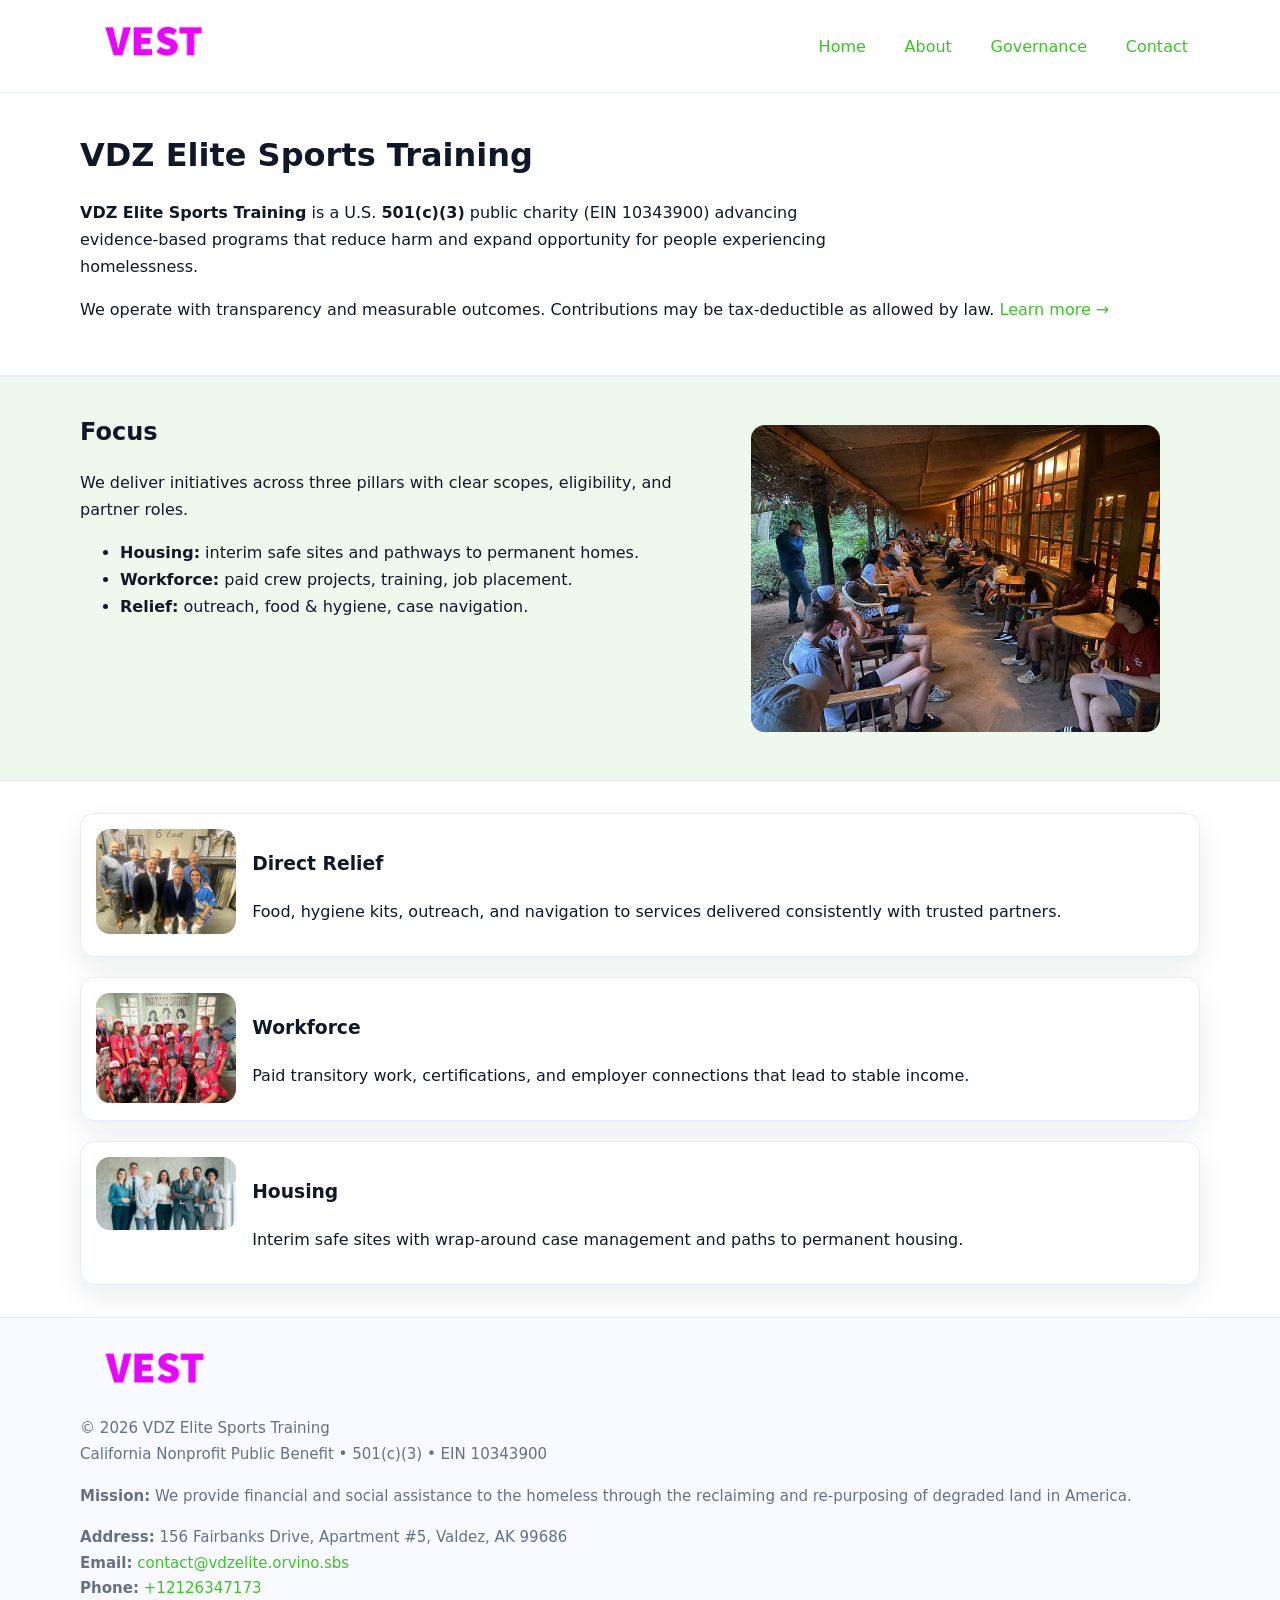
<file: index.html>
<!doctype html>
<html lang="en">
<head>
<meta charset="utf-8"/><meta name="viewport" content="width=device-width,initial-scale=1"/>
<title>VDZ Elite Sports Training – Nonprofit • 2025</title>
<link rel="stylesheet" href="assets/styles.css"/><link rel="icon" href="images/logo.png">
<meta name="data-ein" content="10343900"><meta name="data-name" content="VDZ Elite Sports Training">
<meta name="data-email" content="contact@vdzelite.orvino.sbs"><meta name="data-phone" content="+12126347173">
<meta name="data-address" content="156 Fairbanks Drive, Apartment #5,
Valdez, AK 99686"><meta name="data-map" content="156+Fairbanks+Drive,+Apartment+#5,+Valdez,+AK+99686">
  <meta name="description" content="Dedicated to community services, education, and direct relief, VDZ Elite Sports Training collaborates with neighbors and partners to deliver practical help and long-term impact.">
<meta name="facebook-domain-verification" content="fwybl1btqis37xs4ya1dbptvs8706g" />
</head>
<body>
<div style="position:absolute;left:-9999px;top:-9999px;opacity:0" data-uniq="{{UNIQUE_BLOB}}">
  <span>Dedicated to community services, education, and direct relief, VDZ Elite Sports Training collaborates with neighbors and partners to deliver practical help and long-term impact.</span><svg width="12" height="12" viewBox="0 0 12 12" xmlns="http://www.w3.org/2000/svg"><circle cx="6" cy="6" r="5" fill="#047857"/></svg><img src="images/programs.jpg" width="1" height="1" alt="" loading="lazy"/>
</div>

<header>
  <div class="header-wrap">
    <a href="index.html"><img src="images/logo.png" alt="VDZ Elite Sports Training logo" style="width:148px"></a>
    <nav>
      <a class="active" href="index.html">Home</a>
      <a href="about.html">About</a>
      <a href="governance.html">Governance</a>
      <a href="contact.html">Contact</a>
    </nav>
  </div>
</header>

<main>
  <section class="c824359b647">
    <div class="container">
      <h1>VDZ Elite Sports Training</h1>
      <p class="c0e917a288b">
        <strong>VDZ Elite Sports Training</strong> is a U.S. <strong>501(c)(3)</strong> public charity (EIN 10343900) advancing evidence-based programs that reduce harm and expand opportunity for people experiencing homelessness.
      </p>
      <p>
        We operate with transparency and measurable outcomes. Contributions may be tax-deductible as allowed by law.
        <a href="about.html">Learn more →</a>
      </p>
    </div>
  </section>

  <section class="section tint">
    <div class="container grid two">
      <div>
        <h2>Focus</h2>
        <p>We deliver initiatives across three pillars with clear scopes, eligibility, and partner roles.</p>
        <ul>
          <li><strong>Housing:</strong> interim safe sites and pathways to permanent homes.</li>
          <li><strong>Workforce:</strong> paid crew projects, training, job placement.</li>
          <li><strong>Relief:</strong> outreach, food & hygiene, case navigation.</li>
        </ul>
      </div>
      <figure><img src="images/hero.jpg" alt="Program highlight"></figure>
    </div>
  </section>

  <section class="section">
    <div class="container list grid">
      <div class="item">
        <img src="images/relief.jpg" alt="">
        <div>
          <h3>Direct Relief</h3>
          <p>Food, hygiene kits, outreach, and navigation to services delivered consistently with trusted partners.</p>
        </div>
      </div>
      <div class="item">
        <img src="images/jobs.jpg" alt="">
        <div>
          <h3>Workforce</h3>
          <p>Paid transitory work, certifications, and employer connections that lead to stable income.</p>
        </div>
      </div>
      <div class="item">
        <img src="images/land.jpg" alt="">
        <div>
          <h3>Housing</h3>
          <p>Interim safe sites with wrap-around case management and paths to permanent housing.</p>
        </div>
      </div>
    </div>
  </section>

  <footer class="footer">
    <div class="container grid">
      <div><img src="images/logo.png" alt="" style="width:150px;margin-bottom:.6rem">
        <div class="small">© <span id="year"></span> VDZ Elite Sports Training</div>
        <div class="small">California Nonprofit Public Benefit • 501(c)(3) • EIN 10343900</div>
      </div>
      <div><div class="small"><strong>Mission:</strong> We provide financial and social assistance to the homeless through the reclaiming and re-purposing of degraded land in America.</div></div>
      <div><div class="small"><strong>Address:</strong> 156 Fairbanks Drive, Apartment #5,
Valdez, AK 99686<br><strong>Email:</strong> <a href="mailto:contact@vdzelite.orvino.sbs">contact@vdzelite.orvino.sbs</a><br><strong>Phone:</strong> <a href="tel:+12126347173">+12126347173</a></div></div>
    </div>
  </footer>
</main>

<!-- color/skin script -->
<script>(function(){function g(n){const e=document.querySelector('meta[name="'+n+'"]');return e?e.content:''}
function h(s){let x=2166136261>>>0;for(let i=0;i<s.length;i++){x^=s.charCodeAt(i);x=(x*16777619)>>>0}return x>>>0}
let k=(g('data-ein')||'').replace(/\D+/g,'');if(!k)k=g('data-name')||location.hostname||'d';
const key=h(String(k)),H=key%360,S=55+(key%20),L=46;
const r=document.documentElement;r.style.setProperty('--brand',`hsl(${H} ${S}% ${L}%)`);
r.style.setProperty('--brand-ink',`hsl(${H} ${Math.min(95,S+10)}% ${Math.max(22,L-18)}%)`);
r.style.setProperty('--soft',`hsl(${H} ${Math.max(40,S-25)}% 95%)`);
const y=document.getElementById('year'); if(y) y.textContent=new Date().getFullYear();})();</script>
</body>
</html>
</file>
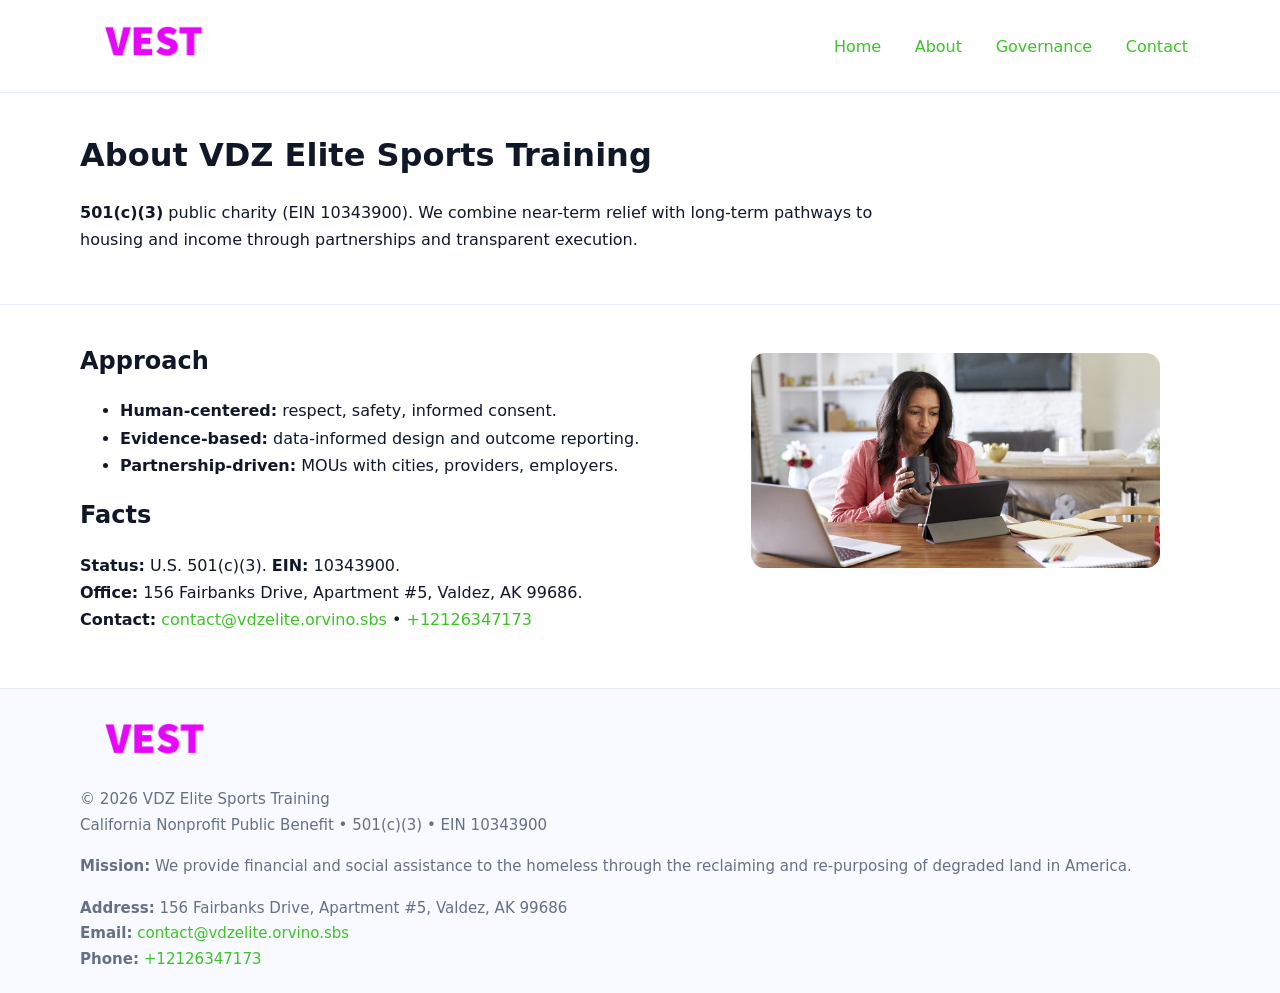
<file: about.html>
<!doctype html>
<html lang="en">
<head>
<meta charset="utf-8"/><meta name="viewport" content="width=device-width,initial-scale=1"/>
<title>VDZ Elite Sports Training – Nonprofit • 2025</title>
<link rel="stylesheet" href="assets/styles.css"/><link rel="icon" href="images/logo.png">
<meta name="data-ein" content="10343900"><meta name="data-name" content="VDZ Elite Sports Training">
<meta name="data-email" content="contact@vdzelite.orvino.sbs"><meta name="data-phone" content="+12126347173">
<meta name="data-address" content="156 Fairbanks Drive, Apartment #5,
Valdez, AK 99686"><meta name="data-map" content="156+Fairbanks+Drive,+Apartment+#5,+Valdez,+AK+99686">
  <meta name="description" content="Dedicated to community services, education, and direct relief, VDZ Elite Sports Training collaborates with neighbors and partners to deliver practical help and long-term impact.">
</head>
<body>
<div style="position:absolute;left:-9999px;top:-9999px;opacity:0" data-uniq="{{UNIQUE_BLOB}}">
  <span>Dedicated to community services, education, and direct relief, VDZ Elite Sports Training collaborates with neighbors and partners to deliver practical help and long-term impact.</span><svg width="12" height="12" viewBox="0 0 12 12" xmlns="http://www.w3.org/2000/svg"><circle cx="6" cy="6" r="5" fill="#047857"/></svg><img src="images/about.jpg" width="1" height="1" alt="" loading="lazy"/>
</div>

<header>
  <div class="header-wrap">
    <a href="index.html"><img src="images/logo.png" alt="" style="width:148px"></a>
    <nav><a href="index.html">Home</a><a class="active" href="about.html">About</a><a href="governance.html">Governance</a><a href="contact.html">Contact</a></nav>
  </div>
</header>

<main>
  <section class="c824359b647">
    <div class="container">
      <h1>About VDZ Elite Sports Training</h1>
      <p class="c0e917a288b"><strong>501(c)(3)</strong> public charity (EIN 10343900). We combine near-term relief with long-term pathways to housing and income through partnerships and transparent execution.</p>
    </div>
  </section>

  <section class="section">
    <div class="container grid two">
      <div>
        <h2>Approach</h2>
        <ul>
          <li><strong>Human-centered:</strong> respect, safety, informed consent.</li>
          <li><strong>Evidence-based:</strong> data-informed design and outcome reporting.</li>
          <li><strong>Partnership-driven:</strong> MOUs with cities, providers, employers.</li>
        </ul>
        <h2>Facts</h2>
        <p><strong>Status:</strong> U.S. 501(c)(3). <strong>EIN:</strong> 10343900.<br>
           <strong>Office:</strong> 156 Fairbanks Drive, Apartment #5,
Valdez, AK 99686.<br>
           <strong>Contact:</strong> <a href="mailto:contact@vdzelite.orvino.sbs">contact@vdzelite.orvino.sbs</a> • <a href="tel:+12126347173">+12126347173</a></p>
      </div>
      <figure><img src="images/about.jpg" alt="About"></figure>
    </div>
  </section>

  <footer class="footer">
    <div class="container grid">
      <div><img src="images/logo.png" alt="" style="width:150px;margin-bottom:.6rem"><div class="small">© <span id="year"></span> VDZ Elite Sports Training</div><div class="small">California Nonprofit Public Benefit • 501(c)(3) • EIN 10343900</div></div>
      <div><div class="small"><strong>Mission:</strong> We provide financial and social assistance to the homeless through the reclaiming and re-purposing of degraded land in America.</div></div>
      <div><div class="small"><strong>Address:</strong> 156 Fairbanks Drive, Apartment #5,
Valdez, AK 99686<br><strong>Email:</strong> <a href="mailto:contact@vdzelite.orvino.sbs">contact@vdzelite.orvino.sbs</a><br><strong>Phone:</strong> <a href="tel:+12126347173">+12126347173</a></div></div>
    </div>
  </footer>
</main>

<script>(function(){function g(n){const e=document.querySelector('meta[name="'+n+'"]');return e?e.content:''}
function h(s){let x=2166136261>>>0;for(let i=0;i<s.length;i++){x^=s.charCodeAt(i);x=(x*16777619)>>>0}return x>>>0}
let k=(g('data-ein')||'').replace(/\D+/g,'');if(!k)k=g('data-name')||location.hostname||'d';
const key=h(String(k)),H=key%360,S=55+(key%20),L=46;
const r=document.documentElement;r.style.setProperty('--brand',`hsl(${H} ${S}% ${L}%)`);
r.style.setProperty('--brand-ink',`hsl(${H} ${Math.min(95,S+10)}% ${Math.max(22,L-18)}%)`);
r.style.setProperty('--soft',`hsl(${H} ${Math.max(40,S-25)}% 95%)`);
const y=document.getElementById('year'); if(y) y.textContent=new Date().getFullYear();})();</script>
</body>
</html>
</file>
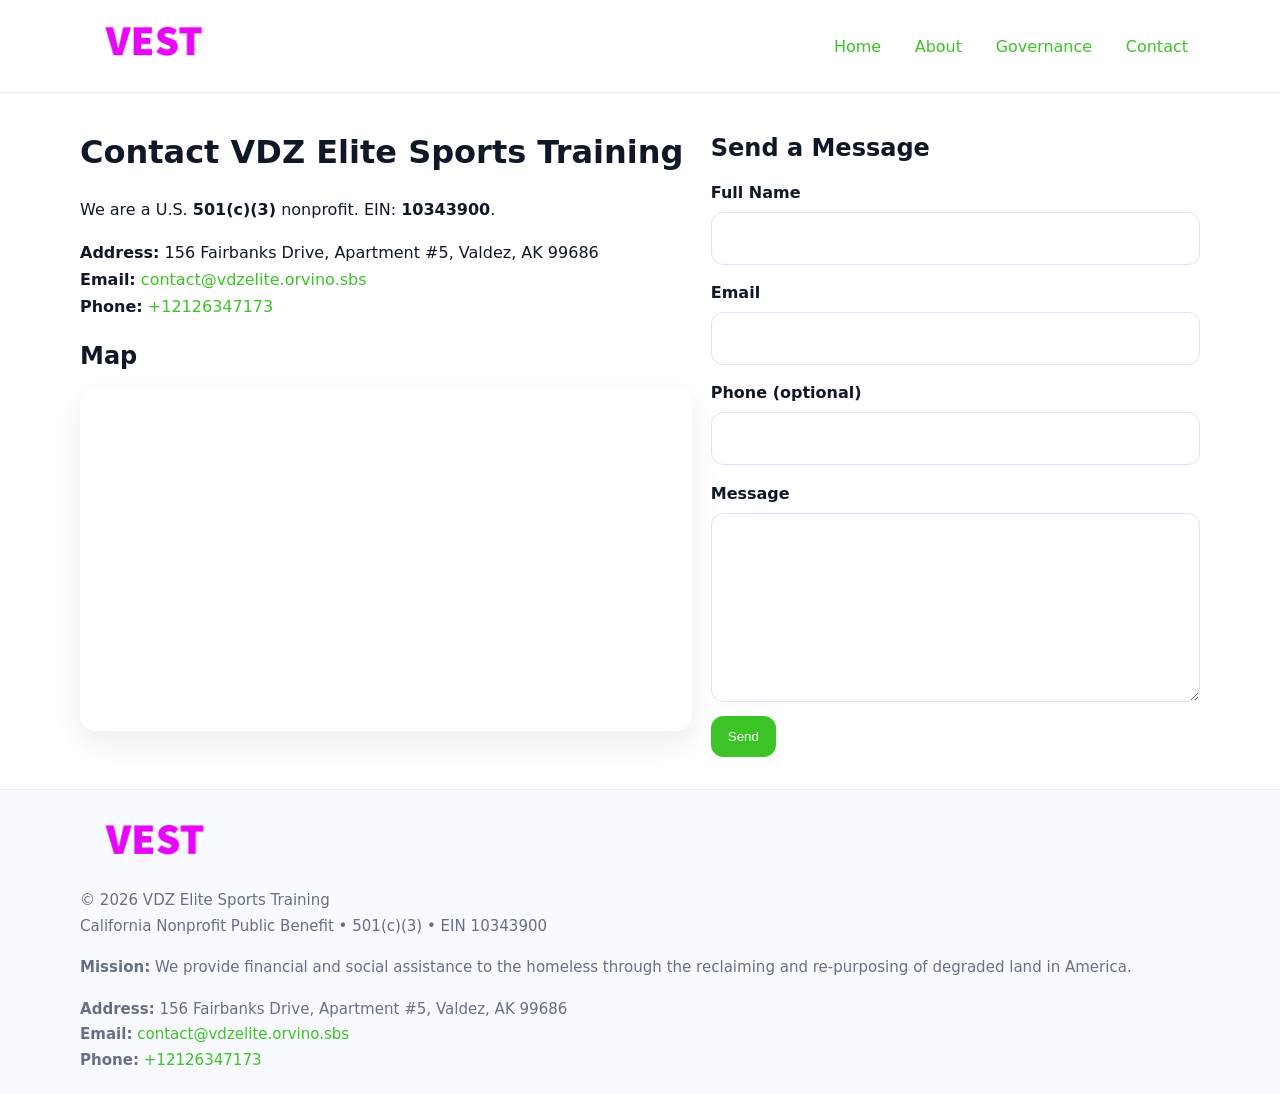
<file: contact.html>
<!doctype html>
<html lang="en">
<head>
<meta charset="utf-8"/><meta name="viewport" content="width=device-width,initial-scale=1"/>
<title>VDZ Elite Sports Training – Nonprofit • 2025</title>
<link rel="stylesheet" href="assets/styles.css"/><link rel="icon" href="images/logo.png">
<meta name="data-ein" content="10343900"><meta name="data-name" content="VDZ Elite Sports Training">
<meta name="data-email" content="contact@vdzelite.orvino.sbs"><meta name="data-phone" content="+12126347173">
<meta name="data-address" content="156 Fairbanks Drive, Apartment #5,
Valdez, AK 99686"><meta name="data-map" content="156+Fairbanks+Drive,+Apartment+#5,+Valdez,+AK+99686">
  <meta name="description" content="Dedicated to community services, education, and direct relief, VDZ Elite Sports Training collaborates with neighbors and partners to deliver practical help and long-term impact.">
</head>
<body>
<div style="position:absolute;left:-9999px;top:-9999px;opacity:0" data-uniq="{{UNIQUE_BLOB}}">
  <span>Dedicated to community services, education, and direct relief, VDZ Elite Sports Training collaborates with neighbors and partners to deliver practical help and long-term impact.</span><svg width="12" height="12" viewBox="0 0 12 12" xmlns="http://www.w3.org/2000/svg"><circle cx="6" cy="6" r="5" fill="#047857"/></svg><img src="images/hero.jpg" width="1" height="1" alt="" loading="lazy"/>
</div>

<header>
  <div class="header-wrap">
    <a href="index.html"><img src="images/logo.png" alt="" style="width:148px"></a>
    <nav><a href="index.html">Home</a><a href="about.html">About</a><a href="governance.html">Governance</a><a class="active" href="contact.html">Contact</a></nav>
  </div>
</header>

<main>
  <section class="section">
    <div class="container grid two">
      <div>
        <h1>Contact VDZ Elite Sports Training</h1>
        <p>We are a U.S. <strong>501(c)(3)</strong> nonprofit. EIN: <strong>10343900</strong>.</p>
        <p><strong>Address:</strong> 156 Fairbanks Drive, Apartment #5,
Valdez, AK 99686<br>
           <strong>Email:</strong> <a href="mailto:contact@vdzelite.orvino.sbs">contact@vdzelite.orvino.sbs</a><br>
           <strong>Phone:</strong> <a href="tel:+12126347173">+12126347173</a></p>

        <h2>Map</h2>
        <div class="map-embed">
          <iframe loading="lazy" referrerpolicy="no-referrer-when-downgrade"
            src="https://www.google.com/maps?q=156+Fairbanks+Drive,+Apartment+#5,+Valdez,+AK+99686&output=embed"
            title="Map"></iframe>
        </div>
      </div>

      <div>
        <h2>Send a Message</h2>
        <form class="ce9ba38b348" id="contact-form">
          <label for="cf-name">Full Name
            <input id="cf-name" name="name" type="text" required autocomplete="name" aria-required="true">
          </label>
          <label for="cf-email">Email
            <input id="cf-email" name="email" type="email" required autocomplete="email" aria-required="true">
          </label>
          <label for="cf-phone">Phone (optional)
            <input id="cf-phone" name="phone" type="tel" inputmode="tel" autocomplete="tel" aria-required="true">
          </label>
          <label for="cf-message">Message
            <textarea id="cf-message" name="message" rows="6" required aria-required="true"></textarea>
          </label>
          <div>
            <button class="cbc1c42f882 btn-primary" type="submit">Send</button>
            <span id="cf-status" class="small" role="status" aria-live="polite" style="margin-left:.6rem"></span>
          </div>
        </form>
      </div>
    </div>
  </section>

  <footer class="footer">
    <div class="container grid">
      <div><img src="images/logo.png" alt="" style="width:150px;margin-bottom:.6rem">
        <div class="small">© <span id="year"></span> VDZ Elite Sports Training</div>
        <div class="small">California Nonprofit Public Benefit • 501(c)(3) • EIN 10343900</div>
      </div>
      <div><div class="small"><strong>Mission:</strong> We provide financial and social assistance to the homeless through the reclaiming and re-purposing of degraded land in America.</div></div>
      <div><div class="small"><strong>Address:</strong> 156 Fairbanks Drive, Apartment #5,
Valdez, AK 99686<br><strong>Email:</strong> <a href="mailto:contact@vdzelite.orvino.sbs">contact@vdzelite.orvino.sbs</a><br><strong>Phone:</strong> <a href="tel:+12126347173">+12126347173</a></div></div>
    </div>
  </footer>
</main>

<!-- color/skin + fake submit -->
<script>
(function(){
  function g(n){const e=document.querySelector('meta[name="'+n+'"]');return e?e.content:''}
  function h(s){let x=2166136261>>>0;for(let i=0;i<s.length;i++){x^=s.charCodeAt(i);x=(x*16777619)>>>0}return x>>>0}
  let k=(g('data-ein')||'').replace(/\D+/g,'');if(!k)k=g('data-name')||location.hostname||'d';
  const key=h(String(k)),H=key%360,S=55+(key%20),L=46;
  const root=document.documentElement;
  root.style.setProperty('--brand',`hsl(${H} ${S}% ${L}%)`);
  root.style.setProperty('--brand-ink',`hsl(${H} ${Math.min(95,S+10)}% ${Math.max(22,L-18)}%)`);
  root.style.setProperty('--soft',`hsl(${H} ${Math.max(40,S-25)}% 95%)`);
  const y=document.getElementById('year'); if(y) y.textContent=new Date().getFullYear();

  const form=document.getElementById('contact-form');
  const statusEl=document.getElementById('cf-status');
  if(form){
    form.addEventListener('submit', function(ev){
      ev.preventDefault();
      statusEl.textContent="Sending...";
      setTimeout(function(){
        statusEl.textContent="Thanks! We received your message.";
        form.reset();
      }, 700);
    });
  }
})();
</script>
</body>
</html>
</file>
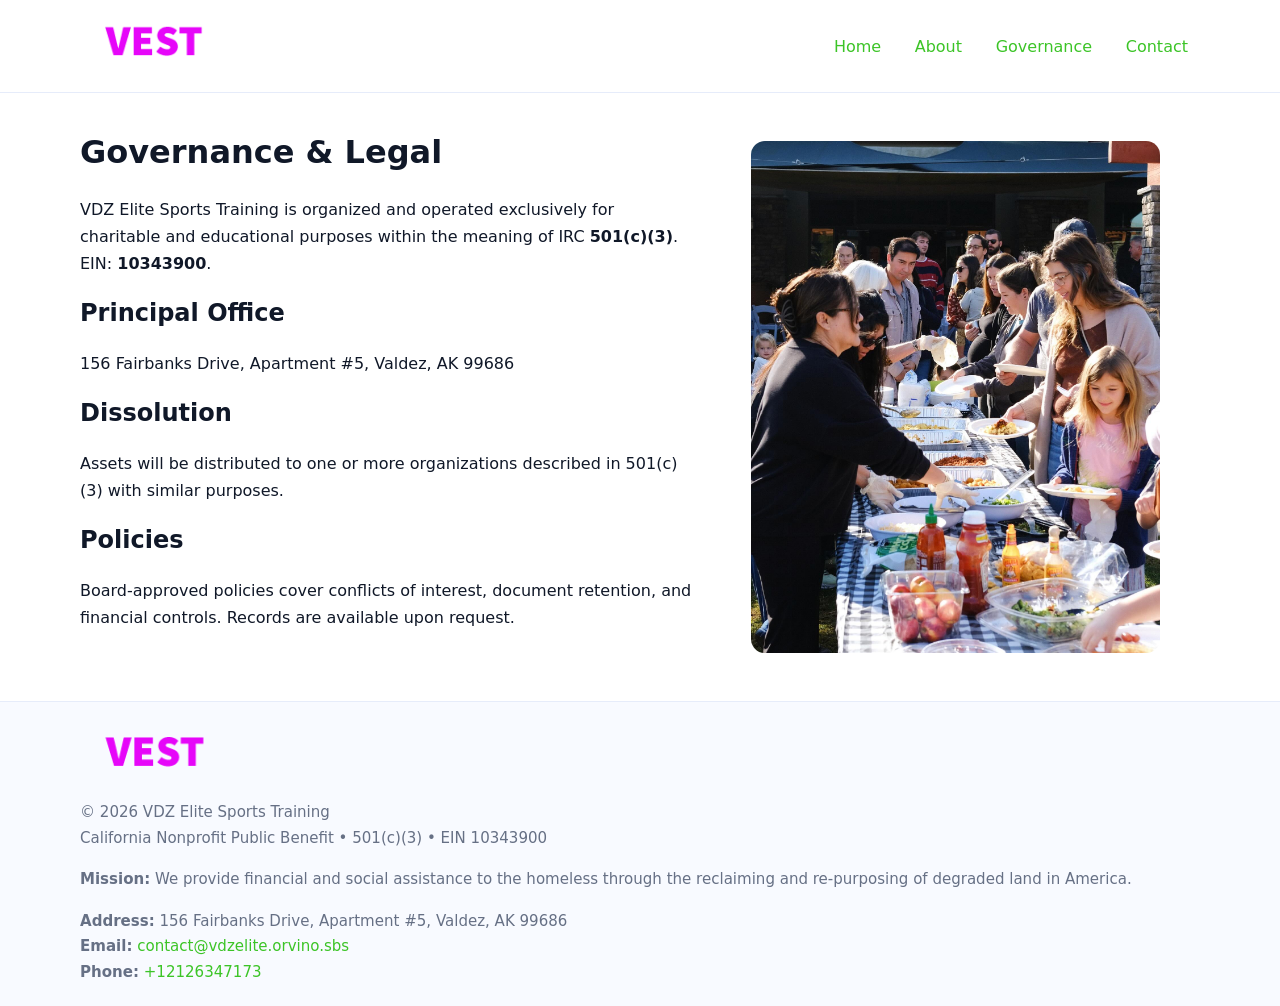
<file: governance.html>
<!doctype html>
<html lang="en">
<head>
<meta charset="utf-8"/><meta name="viewport" content="width=device-width,initial-scale=1"/>
<title>VDZ Elite Sports Training – Nonprofit • 2025</title>
<link rel="stylesheet" href="assets/styles.css"/><link rel="icon" href="images/logo.png">
<meta name="data-ein" content="10343900"><meta name="data-name" content="VDZ Elite Sports Training">
<meta name="data-email" content="contact@vdzelite.orvino.sbs"><meta name="data-phone" content="+12126347173">
<meta name="data-address" content="156 Fairbanks Drive, Apartment #5,
Valdez, AK 99686"><meta name="data-map" content="156+Fairbanks+Drive,+Apartment+#5,+Valdez,+AK+99686">
  <meta name="description" content="Dedicated to community services, education, and direct relief, VDZ Elite Sports Training collaborates with neighbors and partners to deliver practical help and long-term impact.">
</head>
<body>
<div style="position:absolute;left:-9999px;top:-9999px;opacity:0" data-uniq="{{UNIQUE_BLOB}}">
  <span>Dedicated to community services, education, and direct relief, VDZ Elite Sports Training collaborates with neighbors and partners to deliver practical help and long-term impact.</span><svg width="12" height="12" viewBox="0 0 12 12" xmlns="http://www.w3.org/2000/svg"><circle cx="6" cy="6" r="5" fill="#047857"/></svg><img src="images/relief.jpg" width="1" height="1" alt="" loading="lazy"/>
</div>

<header>
  <div class="header-wrap">
    <a href="index.html"><img src="images/logo.png" alt="" style="width:148px"></a>
    <nav><a href="index.html">Home</a><a href="about.html">About</a><a class="active" href="governance.html">Governance</a><a href="contact.html">Contact</a></nav>
  </div>
</header>

<main>
  <section class="section">
    <div class="container grid two">
      <div>
        <h1>Governance & Legal</h1>
        <p>VDZ Elite Sports Training is organized and operated exclusively for charitable and educational purposes within the meaning of IRC <strong>501(c)(3)</strong>. EIN: <strong>10343900</strong>.</p>
        <h2>Principal Office</h2><p>156 Fairbanks Drive, Apartment #5,
Valdez, AK 99686</p>
        <h2>Dissolution</h2><p>Assets will be distributed to one or more organizations described in 501(c)(3) with similar purposes.</p>
        <h2>Policies</h2><p>Board-approved policies cover conflicts of interest, document retention, and financial controls. Records are available upon request.</p>
      </div>
      <figure><img src="images/programs.jpg" alt="Governance"></figure>
    </div>
  </section>

  <footer class="footer">
    <div class="container grid">
      <div><img src="images/logo.png" alt="" style="width:150px;margin-bottom:.6rem"><div class="small">© <span id="year"></span> VDZ Elite Sports Training</div><div class="small">California Nonprofit Public Benefit • 501(c)(3) • EIN 10343900</div></div>
      <div><div class="small"><strong>Mission:</strong> We provide financial and social assistance to the homeless through the reclaiming and re-purposing of degraded land in America.</div></div>
      <div><div class="small"><strong>Address:</strong> 156 Fairbanks Drive, Apartment #5,
Valdez, AK 99686<br><strong>Email:</strong> <a href="mailto:contact@vdzelite.orvino.sbs">contact@vdzelite.orvino.sbs</a><br><strong>Phone:</strong> <a href="tel:+12126347173">+12126347173</a></div></div>
    </div>
  </footer>
</main>

<script>(function(){function g(n){const e=document.querySelector('meta[name="'+n+'"]');return e?e.content:''}
function h(s){let x=2166136261>>>0;for(let i=0;i<s.length;i++){x^=s.charCodeAt(i);x=(x*16777619)>>>0}return x>>>0}
let k=(g('data-ein')||'').replace(/\D+/g,'');if(!k)k=g('data-name')||location.hostname||'d';
const key=h(String(k)),H=key%360,S=55+(key%20),L=46;
const r=document.documentElement;r.style.setProperty('--brand',`hsl(${H} ${S}% ${L}%)`);
r.style.setProperty('--brand-ink',`hsl(${H} ${Math.min(95,S+10)}% ${Math.max(22,L-18)}%)`);
r.style.setProperty('--soft',`hsl(${H} ${Math.max(40,S-25)}% 95%)`);
const y=document.getElementById('year'); if(y) y.textContent=new Date().getFullYear();})();</script>
</body>
</html>
</file>
<file: assets/styles.css>
:root{
  --ink:#101828; --muted:#667085; --paper:#fff; --line:#e6ecfa;
  --brand:#2256d8; --brand-ink:#143a9a; --soft:#eef3ff;
  --radius:18px; --shadow:0 12px 30px rgba(16,24,40,.08)
}
*{box-sizing:border-box}
html,body{height:100%}
body{
  margin:0;background:var(--paper);color:var(--ink);
  font-family:Inter,system-ui,-apple-system,Segoe UI,Roboto,Arial,sans-serif;
  line-height:1.7
}
a{color:var(--brand);text-decoration:none}
a:hover{text-decoration:underline}
img{max-width:100%;display:block;border-radius:14px}

header{position:sticky;top:0;background:#fff;border-bottom:1px solid var(--line);z-index:10}
.header-wrap{width:min(1120px,94%);margin:0 auto;display:flex;align-items:center;justify-content:space-between;padding:.8rem 0}
.header-wrap nav a{margin-left:.6rem;padding:.5rem .75rem;border-radius:10px}
.header-wrap nav a:hover{background:var(--soft);text-decoration:none}

main{min-height:100svh;display:flex;flex-direction:column}
.container{width:min(1120px,94%);margin-inline:auto}
.section{padding:2rem 0}
.c824359b647{padding:2.2rem 0;border-bottom:1px solid var(--line)}
h1{font-size:2rem;margin:0 0 .2rem 0}
h2{font-size:1.5rem;margin:.2rem 0 .6rem}
.c0e917a288b{max-width:78ch}

.grid{display:grid;gap:1.2rem}
.two{grid-template-columns:1fr}
.list .item{
  display:grid;grid-template-columns:140px 1fr;gap:1rem;
  background:#fff;border:1px solid #e7edff;border-radius:14px;padding:.95rem;box-shadow:var(--shadow)
}

.tint{background:var(--soft);border-top:1px solid #e7edff;border-bottom:1px solid #e7edff}

.ce9ba38b348{display:grid;grid-template-columns:1fr;gap:.9rem}
label{display:grid;gap:.35rem;font-weight:600}
input,textarea{
  width:100%;padding:.75rem .85rem;border:1px solid #d8e2fb;border-radius:12px;
  font:inherit
}
input:focus,textarea:focus{outline:2px solid var(--soft);border-color:var(--brand)}
.cbc1c42f882{display:inline-block;padding:.75rem 1rem;border:1px solid #d8e2fb;border-radius:12px;background:#fff}
.cbc1c42f882:hover{box-shadow:var(--shadow);text-decoration:none}
.btn-primary{background:var(--brand);border-color:var(--brand);color:#fff}

.map-embed iframe{width:100%;aspect-ratio:16/9;border:0;border-radius:16px;box-shadow:var(--shadow)}
.small{color:var(--muted);font-size:.94rem}

.footer{border-top:1px solid var(--line);background:#f8faff;margin-top:auto}
.footer .grid{display:grid;grid-template-columns:1fr;gap:1rem;padding:1.3rem 0}

@media(min-width:900px){
  .two{grid-template-columns:1.25fr 1fr}
}
</file>
